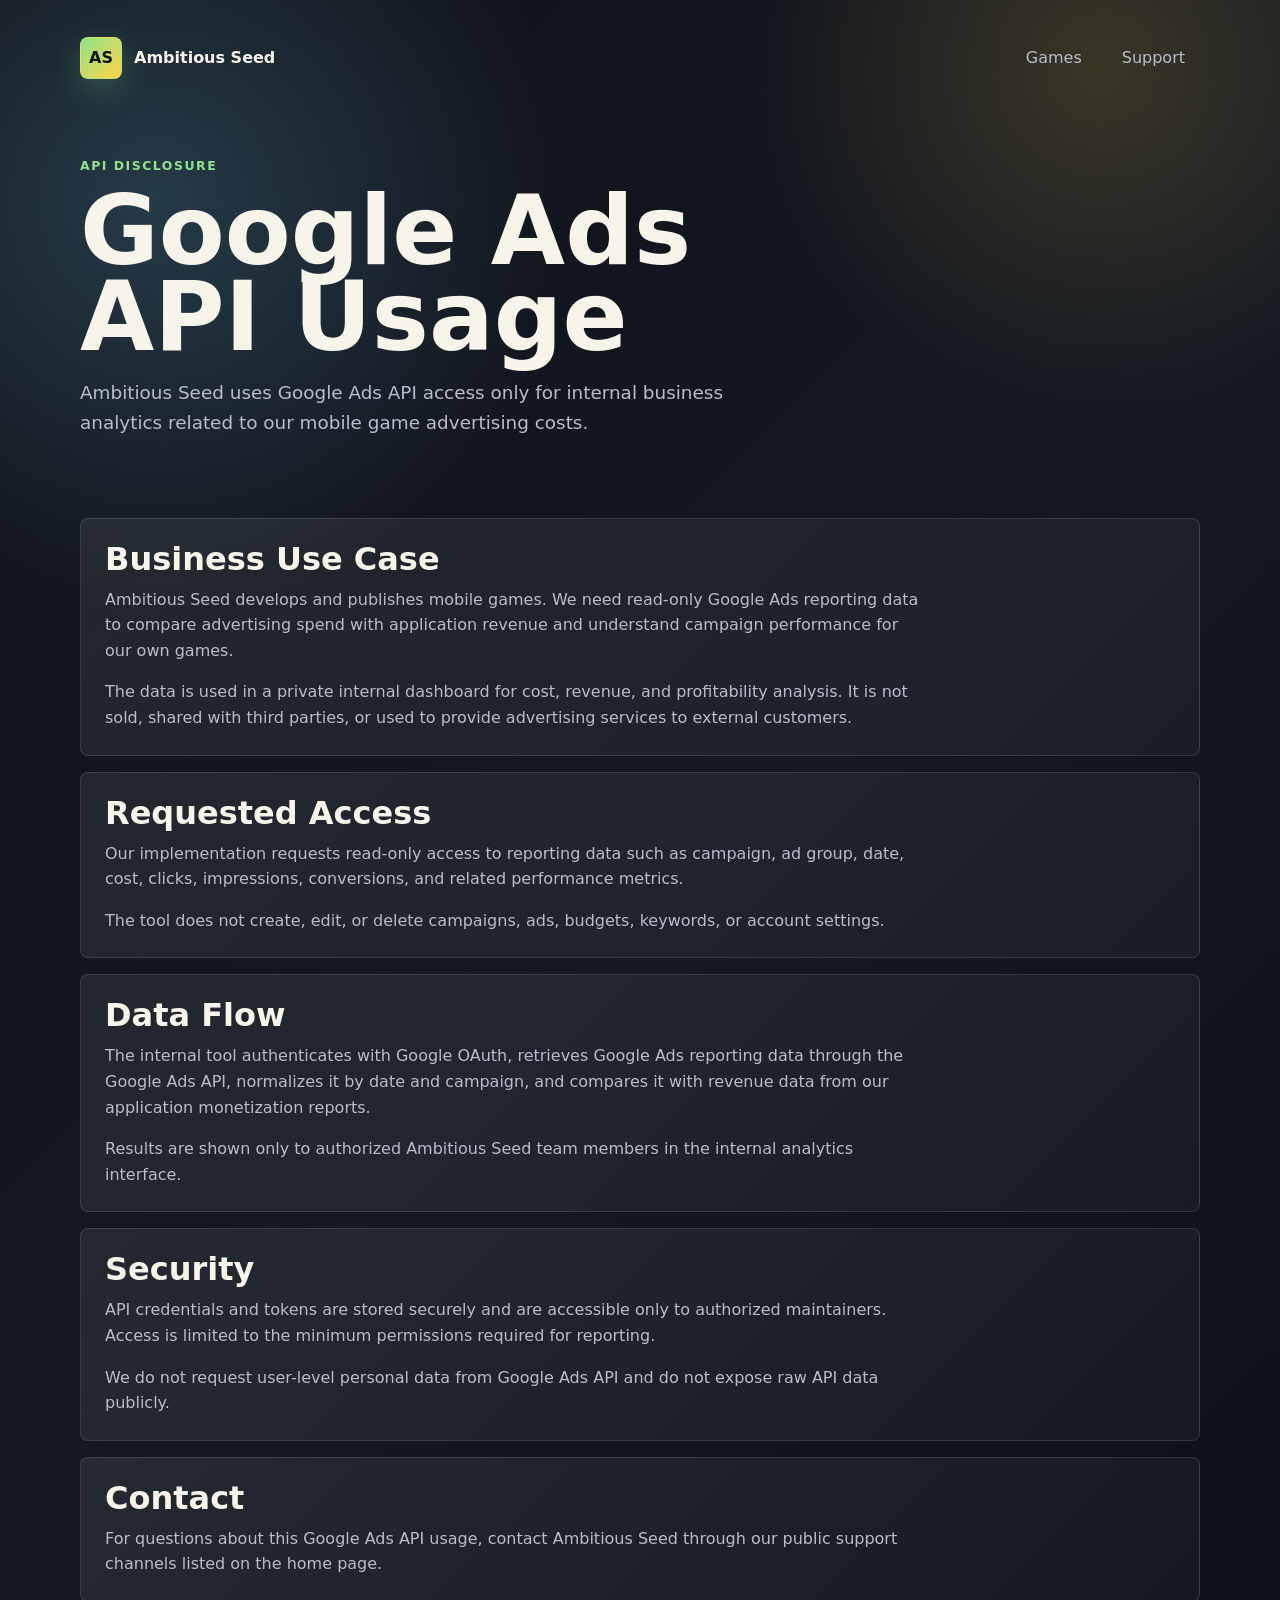
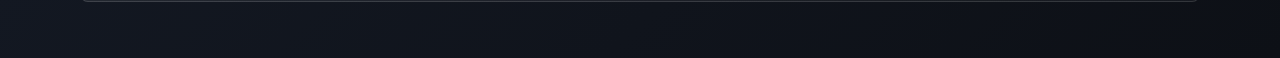
<file: google-ads-api.html>
<!DOCTYPE html>
<html lang="en">
<head>
  <meta charset="UTF-8">
  <meta name="viewport" content="width=device-width, initial-scale=1.0">
  <meta name="description" content="Google Ads API usage disclosure for Ambitious Seed internal ad spend analytics.">
  <title>Google Ads API Usage - Ambitious Seed</title>
  <link rel="stylesheet" type="text/css" href="style.css">
</head>
<body>
  <main class="page-shell">
    <header class="legal-hero">
      <nav class="topbar" aria-label="Main navigation">
        <a class="brand" href="index.html" aria-label="Ambitious Seed home">
          <span class="brand-mark">AS</span>
          <span>Ambitious Seed</span>
        </a>
        <div class="nav-links">
          <a href="index.html#games">Games</a>
          <a href="index.html#support">Support</a>
        </div>
      </nav>

      <div class="legal-heading">
        <p class="eyebrow">API disclosure</p>
        <h1>Google Ads API Usage</h1>
        <p>
          Ambitious Seed uses Google Ads API access only for internal business analytics related to our mobile game advertising costs.
        </p>
      </div>
    </header>

    <section class="legal-content" aria-label="Google Ads API usage details">
      <article>
        <h2>Business Use Case</h2>
        <p>
          Ambitious Seed develops and publishes mobile games. We need read-only Google Ads reporting data to compare advertising spend with application revenue and understand campaign performance for our own games.
        </p>
        <p>
          The data is used in a private internal dashboard for cost, revenue, and profitability analysis. It is not sold, shared with third parties, or used to provide advertising services to external customers.
        </p>
      </article>

      <article>
        <h2>Requested Access</h2>
        <p>
          Our implementation requests read-only access to reporting data such as campaign, ad group, date, cost, clicks, impressions, conversions, and related performance metrics.
        </p>
        <p>
          The tool does not create, edit, or delete campaigns, ads, budgets, keywords, or account settings.
        </p>
      </article>

      <article>
        <h2>Data Flow</h2>
        <p>
          The internal tool authenticates with Google OAuth, retrieves Google Ads reporting data through the Google Ads API, normalizes it by date and campaign, and compares it with revenue data from our application monetization reports.
        </p>
        <p>
          Results are shown only to authorized Ambitious Seed team members in the internal analytics interface.
        </p>
      </article>

      <article>
        <h2>Security</h2>
        <p>
          API credentials and tokens are stored securely and are accessible only to authorized maintainers. Access is limited to the minimum permissions required for reporting.
        </p>
        <p>
          We do not request user-level personal data from Google Ads API and do not expose raw API data publicly.
        </p>
      </article>

      <article>
        <h2>Contact</h2>
        <p>
          For questions about this Google Ads API usage, contact Ambitious Seed through our public support channels listed on the home page.
        </p>
      </article>
    </section>
  </main>
</body>
</html>
</file>
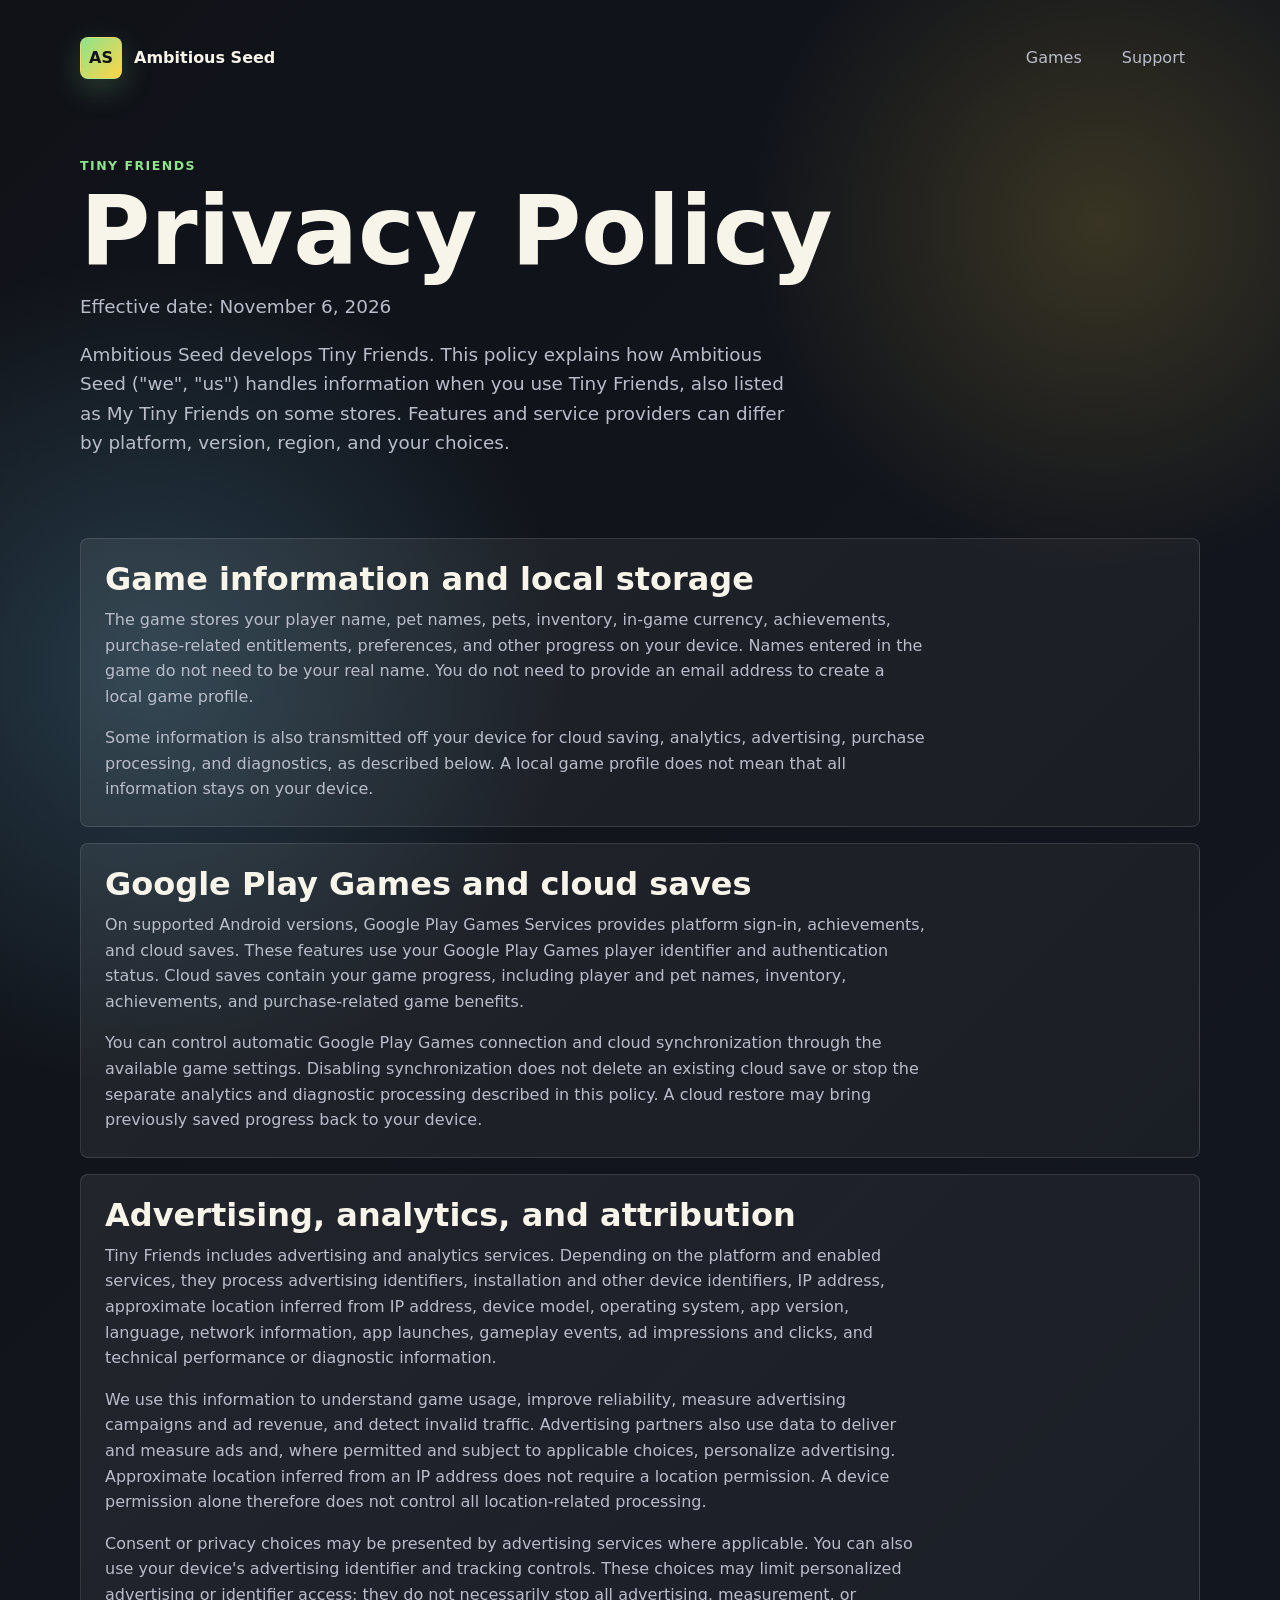
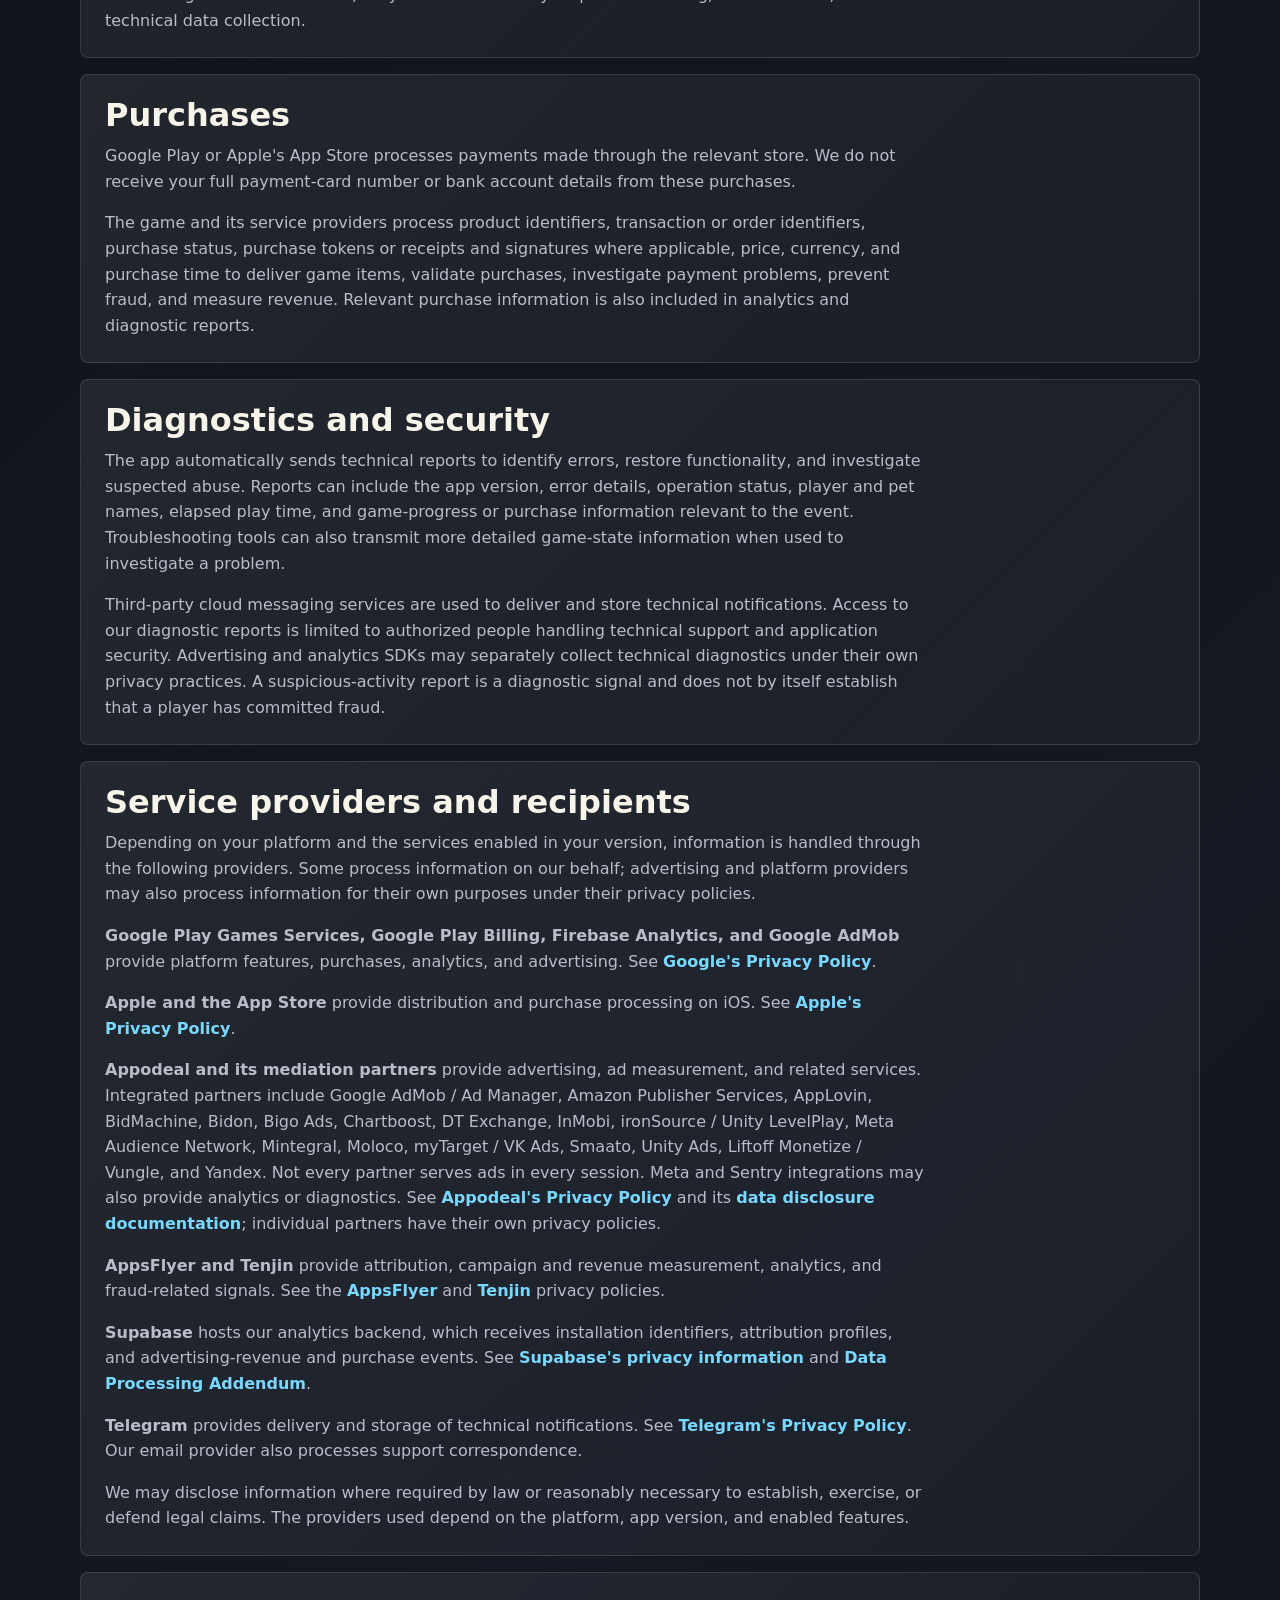
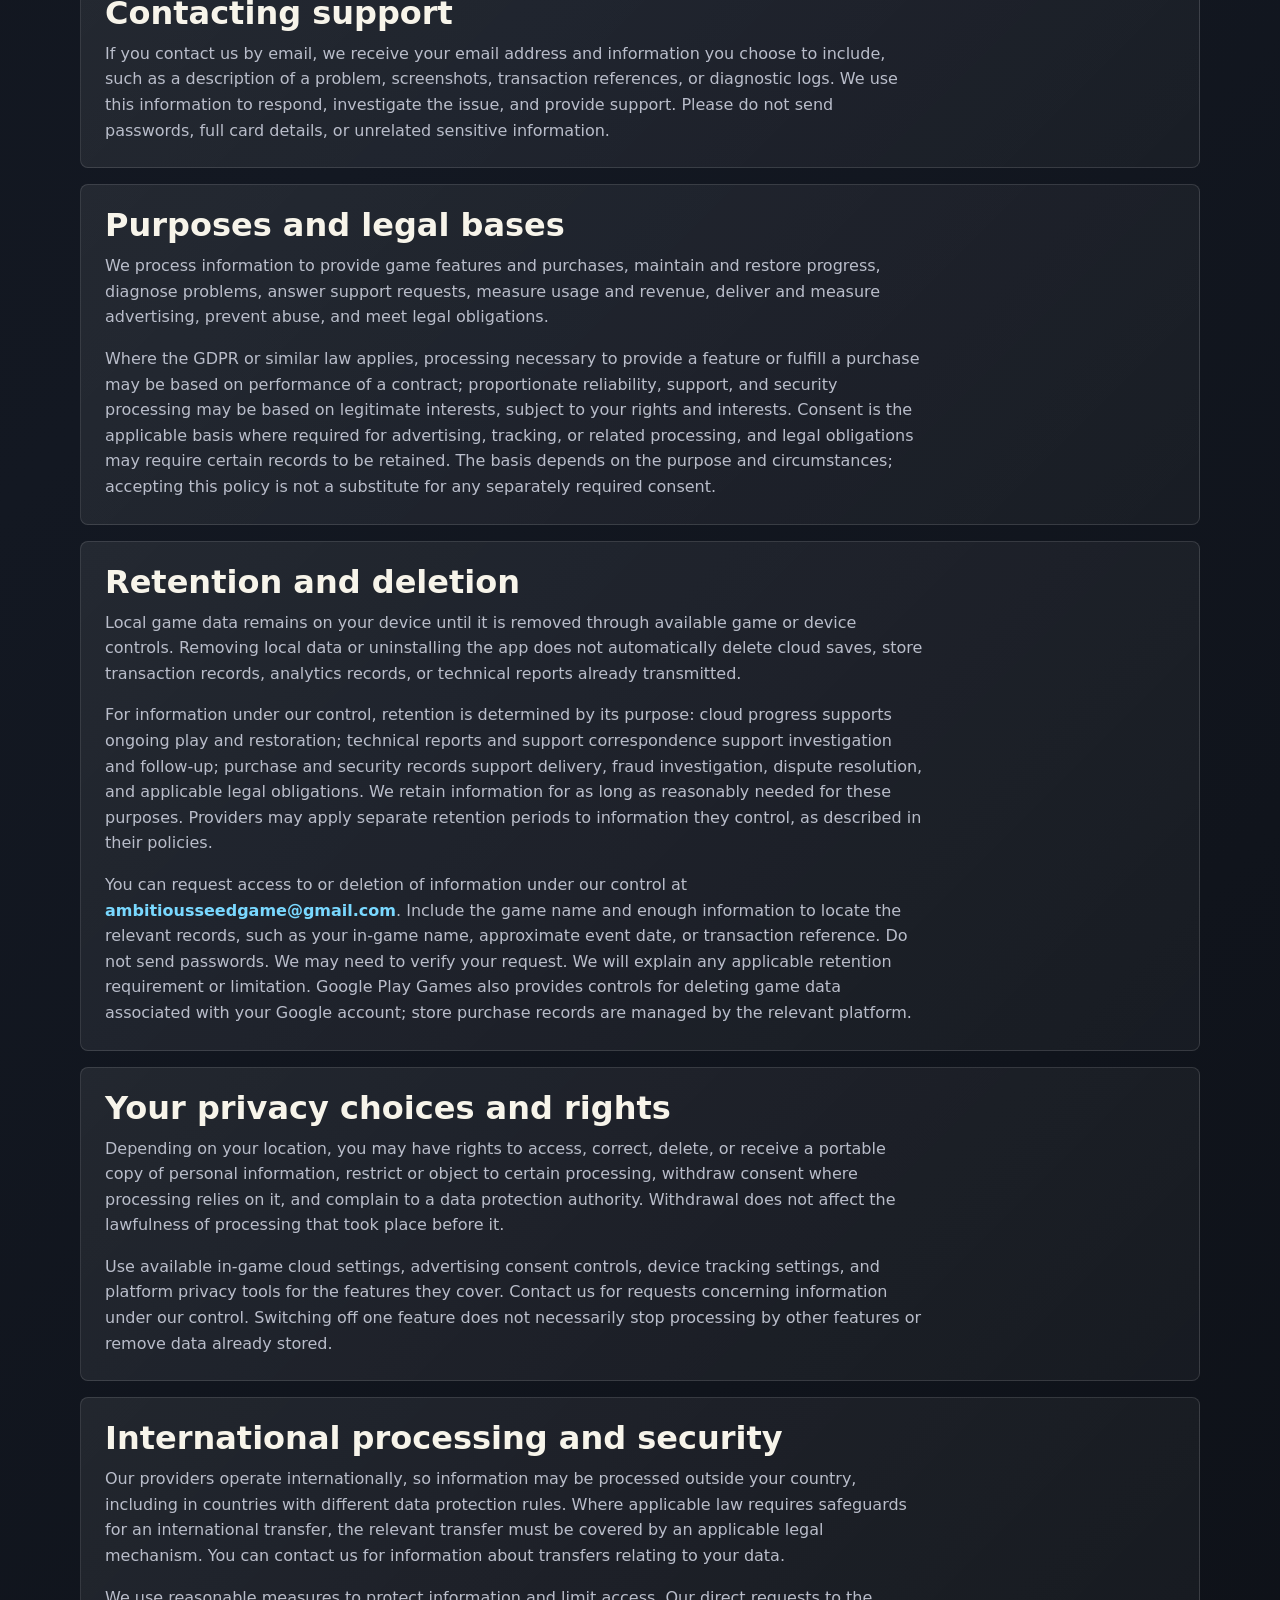
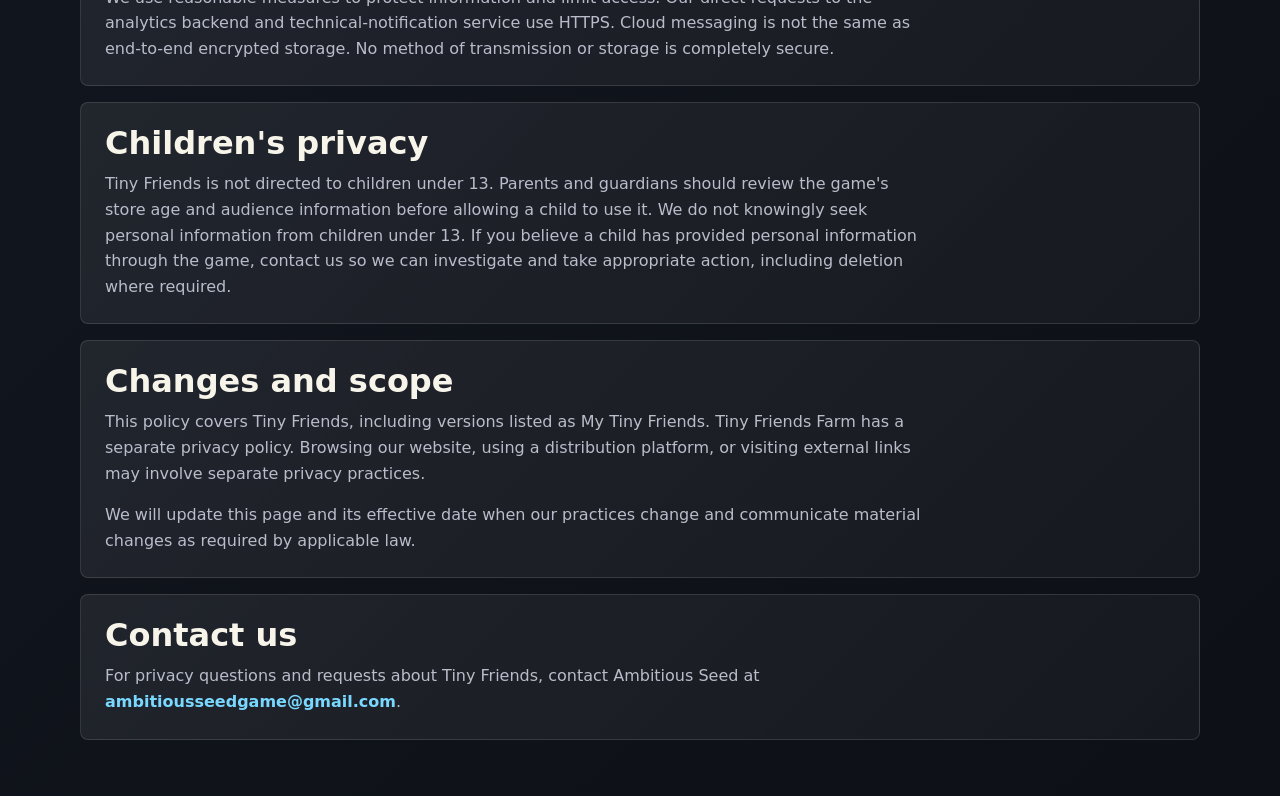
<file: PP.html>
<!DOCTYPE html>
<html lang="en">
<head>
  <meta charset="UTF-8">
  <meta name="viewport" content="width=device-width, initial-scale=1.0">
  <meta name="description" content="Privacy Policy for Tiny Friends by Ambitious Seed: game progress, cloud saves, advertising, analytics, diagnostics, and your privacy choices.">
  <title>Tiny Friends Privacy Policy - Ambitious Seed</title>
  <link rel="stylesheet" type="text/css" href="style.css">
</head>
<body>
  <main class="page-shell">
    <header class="legal-hero">
      <nav class="topbar" aria-label="Main navigation">
        <a class="brand" href="index.html" aria-label="Ambitious Seed home">
          <span class="brand-mark">AS</span>
          <span>Ambitious Seed</span>
        </a>
        <div class="nav-links">
          <a href="index.html#games">Games</a>
          <a href="index.html#support">Support</a>
        </div>
      </nav>
      <div class="legal-heading">
        <p class="eyebrow">Tiny Friends</p>
        <h1>Privacy Policy</h1>
        <p>Effective date: <time datetime="2026-11-06">November 6, 2026</time></p>
        <p>Ambitious Seed develops Tiny Friends. This policy explains how Ambitious Seed ("we", "us") handles information when you use Tiny Friends, also listed as My Tiny Friends on some stores. Features and service providers can differ by platform, version, region, and your choices.</p>
      </div>
    </header>

    <section class="legal-content" aria-label="Tiny Friends privacy details">
      <article>
        <h2>Game information and local storage</h2>
        <p>The game stores your player name, pet names, pets, inventory, in-game currency, achievements, purchase-related entitlements, preferences, and other progress on your device. Names entered in the game do not need to be your real name. You do not need to provide an email address to create a local game profile.</p>
        <p>Some information is also transmitted off your device for cloud saving, analytics, advertising, purchase processing, and diagnostics, as described below. A local game profile does not mean that all information stays on your device.</p>
      </article>
      <article>
        <h2>Google Play Games and cloud saves</h2>
        <p>On supported Android versions, Google Play Games Services provides platform sign-in, achievements, and cloud saves. These features use your Google Play Games player identifier and authentication status. Cloud saves contain your game progress, including player and pet names, inventory, achievements, and purchase-related game benefits.</p>
        <p>You can control automatic Google Play Games connection and cloud synchronization through the available game settings. Disabling synchronization does not delete an existing cloud save or stop the separate analytics and diagnostic processing described in this policy. A cloud restore may bring previously saved progress back to your device.</p>
      </article>
      <article>
        <h2>Advertising, analytics, and attribution</h2>
        <p>Tiny Friends includes advertising and analytics services. Depending on the platform and enabled services, they process advertising identifiers, installation and other device identifiers, IP address, approximate location inferred from IP address, device model, operating system, app version, language, network information, app launches, gameplay events, ad impressions and clicks, and technical performance or diagnostic information.</p>
        <p>We use this information to understand game usage, improve reliability, measure advertising campaigns and ad revenue, and detect invalid traffic. Advertising partners also use data to deliver and measure ads and, where permitted and subject to applicable choices, personalize advertising. Approximate location inferred from an IP address does not require a location permission. A device permission alone therefore does not control all location-related processing.</p>
        <p>Consent or privacy choices may be presented by advertising services where applicable. You can also use your device's advertising identifier and tracking controls. These choices may limit personalized advertising or identifier access; they do not necessarily stop all advertising, measurement, or technical data collection.</p>
      </article>
      <article>
        <h2>Purchases</h2>
        <p>Google Play or Apple's App Store processes payments made through the relevant store. We do not receive your full payment-card number or bank account details from these purchases.</p>
        <p>The game and its service providers process product identifiers, transaction or order identifiers, purchase status, purchase tokens or receipts and signatures where applicable, price, currency, and purchase time to deliver game items, validate purchases, investigate payment problems, prevent fraud, and measure revenue. Relevant purchase information is also included in analytics and diagnostic reports.</p>
      </article>
      <article>
        <h2>Diagnostics and security</h2>
        <p>The app automatically sends technical reports to identify errors, restore functionality, and investigate suspected abuse. Reports can include the app version, error details, operation status, player and pet names, elapsed play time, and game-progress or purchase information relevant to the event. Troubleshooting tools can also transmit more detailed game-state information when used to investigate a problem.</p>
        <p>Third-party cloud messaging services are used to deliver and store technical notifications. Access to our diagnostic reports is limited to authorized people handling technical support and application security. Advertising and analytics SDKs may separately collect technical diagnostics under their own privacy practices. A suspicious-activity report is a diagnostic signal and does not by itself establish that a player has committed fraud.</p>
      </article>
      <article>
        <h2>Service providers and recipients</h2>
        <p>Depending on your platform and the services enabled in your version, information is handled through the following providers. Some process information on our behalf; advertising and platform providers may also process information for their own purposes under their privacy policies.</p>
        <p><strong>Google Play Games Services, Google Play Billing, Firebase Analytics, and Google AdMob</strong> provide platform features, purchases, analytics, and advertising. See <a class="text-link" href="https://policies.google.com/privacy" target="_blank" rel="noopener noreferrer">Google's Privacy Policy</a>.</p>
        <p><strong>Apple and the App Store</strong> provide distribution and purchase processing on iOS. See <a class="text-link" href="https://www.apple.com/legal/privacy/" target="_blank" rel="noopener noreferrer">Apple's Privacy Policy</a>.</p>
        <p><strong>Appodeal and its mediation partners</strong> provide advertising, ad measurement, and related services. Integrated partners include Google AdMob / Ad Manager, Amazon Publisher Services, AppLovin, BidMachine, Bidon, Bigo Ads, Chartboost, DT Exchange, InMobi, ironSource / Unity LevelPlay, Meta Audience Network, Mintegral, Moloco, myTarget / VK Ads, Smaato, Unity Ads, Liftoff Monetize / Vungle, and Yandex. Not every partner serves ads in every session. Meta and Sentry integrations may also provide analytics or diagnostics. See <a class="text-link" href="https://appodeal.com/privacy-policy/" target="_blank" rel="noopener noreferrer">Appodeal's Privacy Policy</a> and its <a class="text-link" href="https://docs.appodeal.com/android/data-protection/app-privacy-details" target="_blank" rel="noopener noreferrer">data disclosure documentation</a>; individual partners have their own privacy policies.</p>
        <p><strong>AppsFlyer and Tenjin</strong> provide attribution, campaign and revenue measurement, analytics, and fraud-related signals. See the <a class="text-link" href="https://www.appsflyer.com/legal/processing-customer-data/" target="_blank" rel="noopener noreferrer">AppsFlyer</a> and <a class="text-link" href="https://tenjin.com/privacy/" target="_blank" rel="noopener noreferrer">Tenjin</a> privacy policies.</p>
        <p><strong>Supabase</strong> hosts our analytics backend, which receives installation identifiers, attribution profiles, and advertising-revenue and purchase events. See <a class="text-link" href="https://supabase.com/privacy" target="_blank" rel="noopener noreferrer">Supabase's privacy information</a> and <a class="text-link" href="https://supabase.com/legal/dpa" target="_blank" rel="noopener noreferrer">Data Processing Addendum</a>.</p>
        <p><strong>Telegram</strong> provides delivery and storage of technical notifications. See <a class="text-link" href="https://telegram.org/privacy" target="_blank" rel="noopener noreferrer">Telegram's Privacy Policy</a>. Our email provider also processes support correspondence.</p>
        <p>We may disclose information where required by law or reasonably necessary to establish, exercise, or defend legal claims. The providers used depend on the platform, app version, and enabled features.</p>
      </article>
      <article>
        <h2>Contacting support</h2>
        <p>If you contact us by email, we receive your email address and information you choose to include, such as a description of a problem, screenshots, transaction references, or diagnostic logs. We use this information to respond, investigate the issue, and provide support. Please do not send passwords, full card details, or unrelated sensitive information.</p>
      </article>
      <article>
        <h2>Purposes and legal bases</h2>
        <p>We process information to provide game features and purchases, maintain and restore progress, diagnose problems, answer support requests, measure usage and revenue, deliver and measure advertising, prevent abuse, and meet legal obligations.</p>
        <p>Where the GDPR or similar law applies, processing necessary to provide a feature or fulfill a purchase may be based on performance of a contract; proportionate reliability, support, and security processing may be based on legitimate interests, subject to your rights and interests. Consent is the applicable basis where required for advertising, tracking, or related processing, and legal obligations may require certain records to be retained. The basis depends on the purpose and circumstances; accepting this policy is not a substitute for any separately required consent.</p>
      </article>
      <article>
        <h2>Retention and deletion</h2>
        <p>Local game data remains on your device until it is removed through available game or device controls. Removing local data or uninstalling the app does not automatically delete cloud saves, store transaction records, analytics records, or technical reports already transmitted.</p>
        <p>For information under our control, retention is determined by its purpose: cloud progress supports ongoing play and restoration; technical reports and support correspondence support investigation and follow-up; purchase and security records support delivery, fraud investigation, dispute resolution, and applicable legal obligations. We retain information for as long as reasonably needed for these purposes. Providers may apply separate retention periods to information they control, as described in their policies.</p>
        <p>You can request access to or deletion of information under our control at <a class="text-link" href="mailto:ambitiousseedgame@gmail.com">ambitiousseedgame@gmail.com</a>. Include the game name and enough information to locate the relevant records, such as your in-game name, approximate event date, or transaction reference. Do not send passwords. We may need to verify your request. We will explain any applicable retention requirement or limitation. Google Play Games also provides controls for deleting game data associated with your Google account; store purchase records are managed by the relevant platform.</p>
      </article>
      <article>
        <h2>Your privacy choices and rights</h2>
        <p>Depending on your location, you may have rights to access, correct, delete, or receive a portable copy of personal information, restrict or object to certain processing, withdraw consent where processing relies on it, and complain to a data protection authority. Withdrawal does not affect the lawfulness of processing that took place before it.</p>
        <p>Use available in-game cloud settings, advertising consent controls, device tracking settings, and platform privacy tools for the features they cover. Contact us for requests concerning information under our control. Switching off one feature does not necessarily stop processing by other features or remove data already stored.</p>
      </article>
      <article>
        <h2>International processing and security</h2>
        <p>Our providers operate internationally, so information may be processed outside your country, including in countries with different data protection rules. Where applicable law requires safeguards for an international transfer, the relevant transfer must be covered by an applicable legal mechanism. You can contact us for information about transfers relating to your data.</p>
        <p>We use reasonable measures to protect information and limit access. Our direct requests to the analytics backend and technical-notification service use HTTPS. Cloud messaging is not the same as end-to-end encrypted storage. No method of transmission or storage is completely secure.</p>
      </article>
      <article>
        <h2>Children's privacy</h2>
        <p>Tiny Friends is not directed to children under 13. Parents and guardians should review the game's store age and audience information before allowing a child to use it. We do not knowingly seek personal information from children under 13. If you believe a child has provided personal information through the game, contact us so we can investigate and take appropriate action, including deletion where required.</p>
      </article>
      <article>
        <h2>Changes and scope</h2>
        <p>This policy covers Tiny Friends, including versions listed as My Tiny Friends. Tiny Friends Farm has a separate privacy policy. Browsing our website, using a distribution platform, or visiting external links may involve separate privacy practices.</p>
        <p>We will update this page and its effective date when our practices change and communicate material changes as required by applicable law.</p>
      </article>
      <article>
        <h2>Contact us</h2>
        <p>For privacy questions and requests about Tiny Friends, contact Ambitious Seed at <a class="text-link" href="mailto:ambitiousseedgame@gmail.com">ambitiousseedgame@gmail.com</a>.</p>
      </article>
    </section>
  </main>
</body>
</html>
</file>
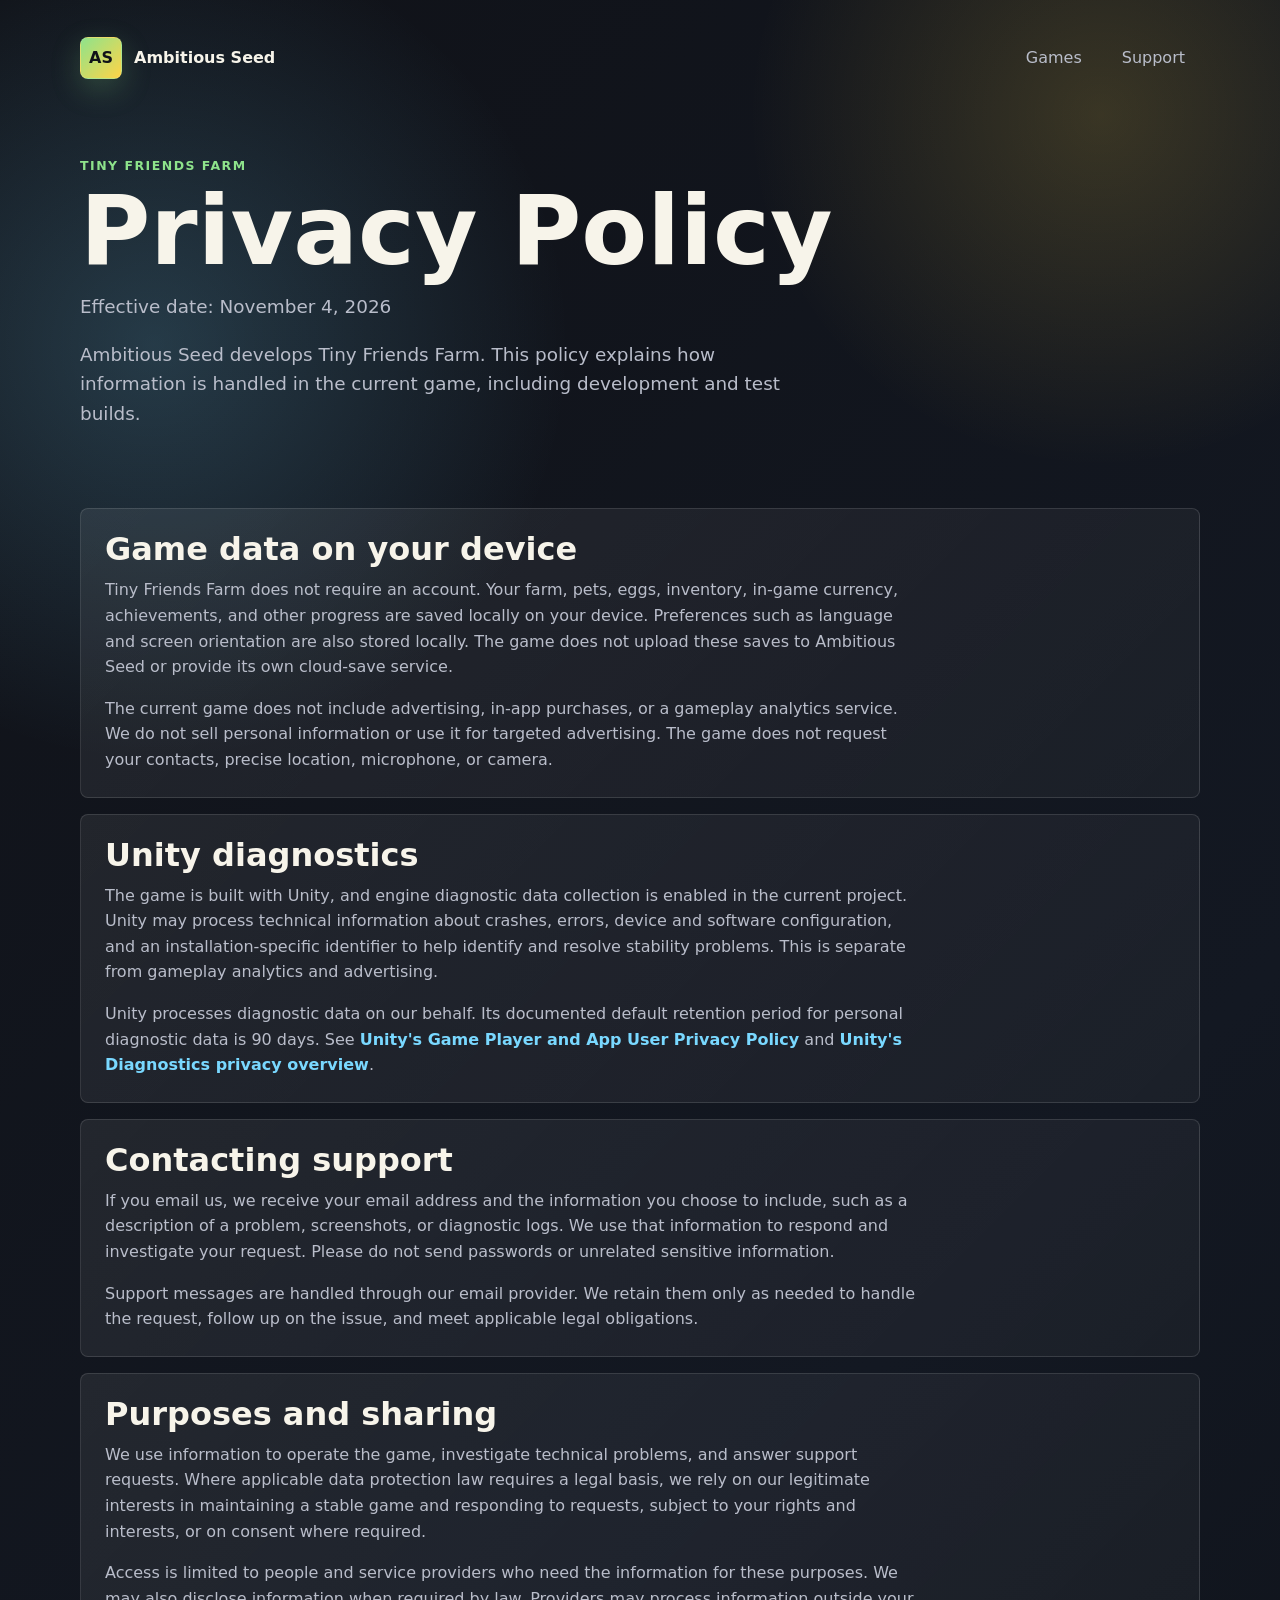
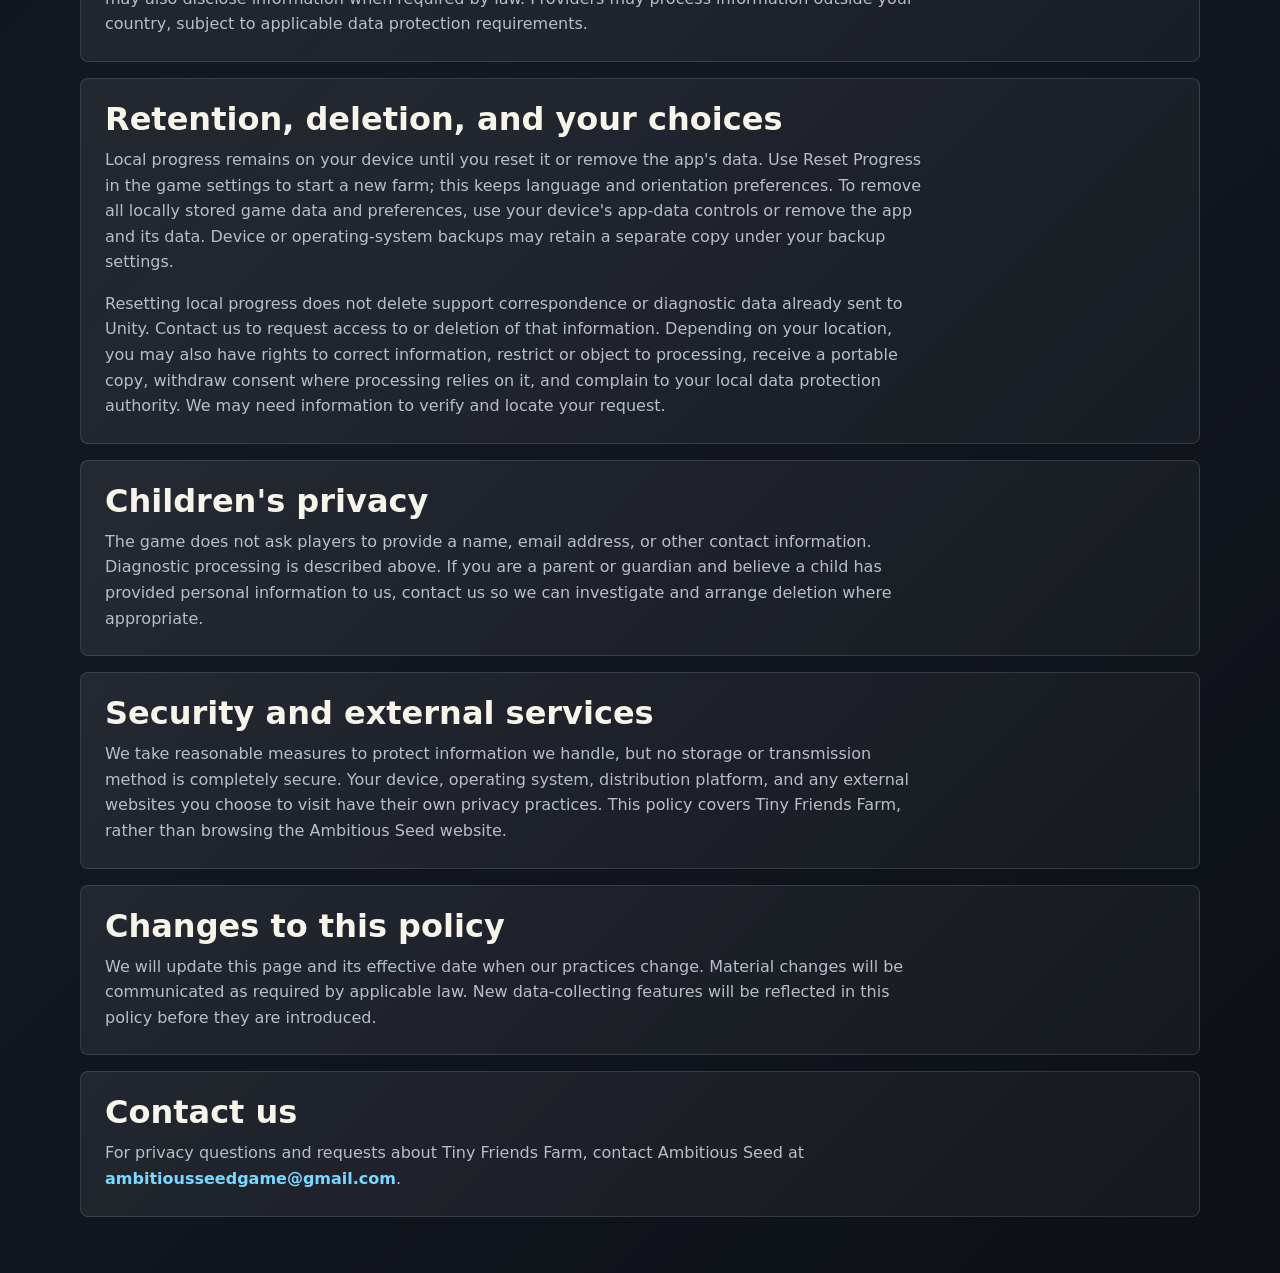
<file: PP_TFF.html>
<!DOCTYPE html>
<html lang="en">
<head>
  <meta charset="UTF-8">
  <meta name="viewport" content="width=device-width, initial-scale=1.0">
  <meta name="description" content="Privacy Policy for Tiny Friends Farm by Ambitious Seed: local game data, Unity diagnostics, and your privacy choices.">
  <title>Tiny Friends Farm Privacy Policy - Ambitious Seed</title>
  <link rel="stylesheet" type="text/css" href="style.css">
</head>
<body>
  <main class="page-shell">
    <header class="legal-hero">
      <nav class="topbar" aria-label="Main navigation">
        <a class="brand" href="index.html" aria-label="Ambitious Seed home">
          <span class="brand-mark">AS</span>
          <span>Ambitious Seed</span>
        </a>
        <div class="nav-links">
          <a href="index.html#games">Games</a>
          <a href="index.html#support">Support</a>
        </div>
      </nav>
      <div class="legal-heading">
        <p class="eyebrow">Tiny Friends Farm</p>
        <h1>Privacy Policy</h1>
        <p>Effective date: <time datetime="2026-11-04">November 4, 2026</time></p>
        <p>Ambitious Seed develops Tiny Friends Farm. This policy explains how information is handled in the current game, including development and test builds.</p>
      </div>
    </header>

    <section class="legal-content" aria-label="Tiny Friends Farm privacy details">
      <article>
        <h2>Game data on your device</h2>
        <p>Tiny Friends Farm does not require an account. Your farm, pets, eggs, inventory, in-game currency, achievements, and other progress are saved locally on your device. Preferences such as language and screen orientation are also stored locally. The game does not upload these saves to Ambitious Seed or provide its own cloud-save service.</p>
        <p>The current game does not include advertising, in-app purchases, or a gameplay analytics service. We do not sell personal information or use it for targeted advertising. The game does not request your contacts, precise location, microphone, or camera.</p>
      </article>
      <article>
        <h2>Unity diagnostics</h2>
        <p>The game is built with Unity, and engine diagnostic data collection is enabled in the current project. Unity may process technical information about crashes, errors, device and software configuration, and an installation-specific identifier to help identify and resolve stability problems. This is separate from gameplay analytics and advertising.</p>
        <p>Unity processes diagnostic data on our behalf. Its documented default retention period for personal diagnostic data is 90 days. See <a class="text-link" href="https://unity.com/legal/game-player-and-app-user-privacy-policy" target="_blank" rel="noopener noreferrer">Unity's Game Player and App User Privacy Policy</a> and <a class="text-link" href="https://docs.unity.com/en-us/cloud/developer-data/privacy-overview" target="_blank" rel="noopener noreferrer">Unity's Diagnostics privacy overview</a>.</p>
      </article>
      <article>
        <h2>Contacting support</h2>
        <p>If you email us, we receive your email address and the information you choose to include, such as a description of a problem, screenshots, or diagnostic logs. We use that information to respond and investigate your request. Please do not send passwords or unrelated sensitive information.</p>
        <p>Support messages are handled through our email provider. We retain them only as needed to handle the request, follow up on the issue, and meet applicable legal obligations.</p>
      </article>
      <article>
        <h2>Purposes and sharing</h2>
        <p>We use information to operate the game, investigate technical problems, and answer support requests. Where applicable data protection law requires a legal basis, we rely on our legitimate interests in maintaining a stable game and responding to requests, subject to your rights and interests, or on consent where required.</p>
        <p>Access is limited to people and service providers who need the information for these purposes. We may also disclose information when required by law. Providers may process information outside your country, subject to applicable data protection requirements.</p>
      </article>
      <article>
        <h2>Retention, deletion, and your choices</h2>
        <p>Local progress remains on your device until you reset it or remove the app's data. Use Reset Progress in the game settings to start a new farm; this keeps language and orientation preferences. To remove all locally stored game data and preferences, use your device's app-data controls or remove the app and its data. Device or operating-system backups may retain a separate copy under your backup settings.</p>
        <p>Resetting local progress does not delete support correspondence or diagnostic data already sent to Unity. Contact us to request access to or deletion of that information. Depending on your location, you may also have rights to correct information, restrict or object to processing, receive a portable copy, withdraw consent where processing relies on it, and complain to your local data protection authority. We may need information to verify and locate your request.</p>
      </article>
      <article>
        <h2>Children's privacy</h2>
        <p>The game does not ask players to provide a name, email address, or other contact information. Diagnostic processing is described above. If you are a parent or guardian and believe a child has provided personal information to us, contact us so we can investigate and arrange deletion where appropriate.</p>
      </article>
      <article>
        <h2>Security and external services</h2>
        <p>We take reasonable measures to protect information we handle, but no storage or transmission method is completely secure. Your device, operating system, distribution platform, and any external websites you choose to visit have their own privacy practices. This policy covers Tiny Friends Farm, rather than browsing the Ambitious Seed website.</p>
      </article>
      <article>
        <h2>Changes to this policy</h2>
        <p>We will update this page and its effective date when our practices change. Material changes will be communicated as required by applicable law. New data-collecting features will be reflected in this policy before they are introduced.</p>
      </article>
      <article>
        <h2>Contact us</h2>
        <p>For privacy questions and requests about Tiny Friends Farm, contact Ambitious Seed at <a class="text-link" href="mailto:ambitiousseedgame@gmail.com">ambitiousseedgame@gmail.com</a>.</p>
      </article>
    </section>
  </main>
</body>
</html>
</file>
<file: style.css>
:root {
  color-scheme: dark;
  --bg: #101218;
  --panel: #171b24;
  --panel-strong: #202634;
  --text: #f7f4ea;
  --muted: #b9bdca;
  --line: rgba(255, 255, 255, 0.12);
  --green: #8ee38b;
  --aqua: #79d8ff;
  --pink: #ff8db3;
  --yellow: #ffd447;
  --shadow: 0 24px 70px rgba(0, 0, 0, 0.35);
}

* {
  box-sizing: border-box;
}

html {
  scroll-behavior: smooth;
}

body {
  min-width: 320px;
  margin: 0;
  font-family: Inter, ui-sans-serif, system-ui, -apple-system, BlinkMacSystemFont, "Segoe UI", sans-serif;
  line-height: 1.6;
  color: var(--text);
  background:
    radial-gradient(circle at 12% 12%, rgba(121, 216, 255, 0.2), transparent 26rem),
    radial-gradient(circle at 86% 4%, rgba(255, 212, 71, 0.17), transparent 22rem),
    linear-gradient(135deg, #101218 0%, #131822 54%, #0d1016 100%);
}

a {
  color: inherit;
}

img {
  max-width: 100%;
}

.page-shell {
  overflow: hidden;
}

.hero,
.games-section,
.support-section,
.legal-hero,
.legal-content {
  width: min(1120px, calc(100% - 36px));
  margin: 0 auto;
}

.hero {
  min-height: 92vh;
  display: flex;
  flex-direction: column;
  padding: 24px 0 56px;
}

.topbar {
  display: flex;
  align-items: center;
  justify-content: space-between;
  gap: 20px;
  padding: 12px 0;
}

.brand,
.nav-links,
.hero-actions,
.store-links,
.social-links {
  display: flex;
  align-items: center;
}

.brand {
  gap: 12px;
  text-decoration: none;
  font-weight: 800;
  letter-spacing: 0;
}

.brand-mark {
  display: grid;
  place-items: center;
  width: 42px;
  height: 42px;
  border: 1px solid var(--line);
  border-radius: 8px;
  color: #101218;
  background: linear-gradient(135deg, var(--green), var(--yellow));
  box-shadow: 0 10px 30px rgba(142, 227, 139, 0.22);
}

.nav-links {
  gap: 10px;
}

.nav-links a {
  min-height: 40px;
  padding: 8px 14px;
  border: 1px solid transparent;
  border-radius: 8px;
  color: var(--muted);
  text-decoration: none;
  transition: border-color 160ms ease, color 160ms ease, background 160ms ease;
}

.nav-links a:hover,
.nav-links a:focus-visible {
  border-color: var(--line);
  color: var(--text);
  background: rgba(255, 255, 255, 0.06);
}

.hero-content {
  display: grid;
  grid-template-columns: minmax(0, 1.02fr) minmax(300px, 0.98fr);
  align-items: center;
  gap: 42px;
  flex: 1;
  padding-top: 36px;
}

.eyebrow,
.game-kicker {
  margin: 0 0 12px;
  color: var(--green);
  font-size: 0.78rem;
  font-weight: 800;
  letter-spacing: 0.12em;
  text-transform: uppercase;
}

h1,
h2,
h3,
p {
  margin-top: 0;
}

h1 {
  max-width: 760px;
  margin-bottom: 22px;
  font-size: clamp(3.7rem, 10vw, 7.4rem);
  line-height: 0.9;
  letter-spacing: 0;
}

.hero-text {
  max-width: 620px;
  margin-bottom: 30px;
  color: var(--muted);
  font-size: clamp(1rem, 2vw, 1.25rem);
}

.hero-actions {
  flex-wrap: wrap;
  gap: 12px;
}

.button {
  min-height: 48px;
  padding: 12px 18px;
  border: 1px solid var(--line);
  border-radius: 8px;
  text-decoration: none;
  font-weight: 800;
  transition: transform 160ms ease, border-color 160ms ease, background 160ms ease;
}

.button:hover,
.button:focus-visible,
.store-badge:hover,
.store-badge:focus-visible,
.social-links a:hover,
.social-links a:focus-visible {
  transform: translateY(-2px);
}

.button.primary {
  color: #101218;
  border-color: transparent;
  background: linear-gradient(135deg, var(--green), var(--yellow));
}

.button.secondary {
  color: var(--text);
  background: rgba(255, 255, 255, 0.07);
}

.hero-stage {
  position: relative;
  min-height: 470px;
  border: 1px solid var(--line);
  border-radius: 18px;
  background:
    linear-gradient(rgba(255, 255, 255, 0.05) 1px, transparent 1px),
    linear-gradient(90deg, rgba(255, 255, 255, 0.05) 1px, transparent 1px),
    linear-gradient(150deg, rgba(255, 255, 255, 0.08), rgba(255, 255, 255, 0.02));
  background-size: 34px 34px, 34px 34px, auto;
  box-shadow: var(--shadow);
  isolation: isolate;
}

.hero-stage::after {
  content: "";
  position: absolute;
  inset: 12%;
  border-radius: 28px;
  background: linear-gradient(135deg, rgba(255, 141, 179, 0.22), rgba(121, 216, 255, 0.18));
  filter: blur(18px);
  z-index: -1;
}

.orbit {
  position: absolute;
  border: 1px solid rgba(255, 255, 255, 0.16);
  border-radius: 999px;
}

.orbit-one {
  inset: 58px 46px 74px;
  transform: rotate(-18deg);
}

.orbit-two {
  inset: 112px 24px 88px;
  transform: rotate(24deg);
}

.hero-icon {
  position: absolute;
  width: clamp(138px, 17vw, 210px);
  border-radius: 26px;
  box-shadow: 0 26px 60px rgba(0, 0, 0, 0.34);
}

.hero-icon-tf {
  top: 76px;
  left: 52px;
  transform: rotate(-8deg);
}

.hero-icon-d3s {
  right: 54px;
  bottom: 62px;
  transform: rotate(7deg);
}

.games-section {
  padding: 54px 0 72px;
}

.section-heading {
  max-width: 680px;
  margin-bottom: 26px;
}

h2 {
  margin-bottom: 0;
  font-size: clamp(2rem, 5vw, 3.5rem);
  line-height: 1;
  letter-spacing: 0;
}

.games-grid {
  display: grid;
  grid-template-columns: repeat(2, minmax(0, 1fr));
  gap: 22px;
}

.game-card {
  display: grid;
  grid-template-columns: 176px minmax(0, 1fr);
  gap: 22px;
  min-height: 360px;
  padding: 22px;
  border: 1px solid var(--line);
  border-radius: 8px;
  background: var(--panel);
  box-shadow: 0 18px 44px rgba(0, 0, 0, 0.24);
}

.game-card-tf {
  background: linear-gradient(145deg, rgba(142, 227, 139, 0.12), rgba(23, 27, 36, 0.98) 45%);
}

.game-card-tff {
  background: linear-gradient(145deg, rgba(121, 216, 255, 0.16), rgba(23, 27, 36, 0.98) 45%);
}

.game-content .release-status {
  margin-top: auto;
  margin-bottom: 14px;
  color: var(--yellow);
  font-weight: 800;
}

.game-card-d3s {
  background: linear-gradient(145deg, rgba(255, 212, 71, 0.16), rgba(23, 27, 36, 0.98) 45%);
}

.game-media {
  display: grid;
  place-items: center;
  align-self: stretch;
  min-height: 220px;
  border: 1px solid var(--line);
  border-radius: 8px;
  background:
    linear-gradient(rgba(255, 255, 255, 0.055) 1px, transparent 1px),
    linear-gradient(90deg, rgba(255, 255, 255, 0.055) 1px, transparent 1px),
    rgba(255, 255, 255, 0.04);
  background-size: 22px 22px;
}

.game-media img {
  width: 132px;
  border-radius: 23px;
  box-shadow: 0 18px 34px rgba(0, 0, 0, 0.26);
}

.game-content {
  display: flex;
  flex-direction: column;
  min-width: 0;
}

.game-content h3 {
  margin-bottom: 10px;
  font-size: 1.7rem;
  line-height: 1.1;
}

.game-content p:not(.game-kicker) {
  color: var(--muted);
}

.store-links {
  flex-wrap: wrap;
  gap: 10px;
  margin-top: auto;
  margin-bottom: 14px;
}

.store-badge {
  display: inline-flex;
  align-items: center;
  gap: 9px;
  min-height: 46px;
  padding: 9px 12px;
  border: 1px solid var(--line);
  border-radius: 8px;
  color: var(--text);
  background: rgba(255, 255, 255, 0.06);
  text-decoration: none;
  font-weight: 800;
  transition: transform 160ms ease, border-color 160ms ease, background 160ms ease;
}

.store-badge img {
  width: 24px;
  height: 24px;
}

.text-link {
  width: fit-content;
  color: var(--aqua);
  font-weight: 800;
  text-decoration: none;
}

.text-link:hover,
.text-link:focus-visible {
  text-decoration: underline;
}

.support-section {
  display: flex;
  align-items: center;
  justify-content: space-between;
  gap: 28px;
  margin-bottom: 36px;
  padding: 28px;
  border: 1px solid var(--line);
  border-radius: 8px;
  background: linear-gradient(135deg, rgba(255, 255, 255, 0.08), rgba(255, 255, 255, 0.035));
}

.support-section h2 {
  font-size: clamp(1.6rem, 4vw, 2.5rem);
}

.support-copy {
  display: grid;
  gap: 18px;
}

.compliance-link {
  width: fit-content;
}

.social-links {
  flex-wrap: wrap;
  justify-content: flex-end;
  gap: 12px;
}

.social-links a {
  display: grid;
  place-items: center;
  width: 54px;
  height: 54px;
  border: 1px solid var(--line);
  border-radius: 8px;
  background: rgba(255, 255, 255, 0.07);
  transition: transform 160ms ease, border-color 160ms ease, background 160ms ease;
}

.social-links img {
  width: 30px;
  height: 30px;
}

.legal-hero {
  padding: 24px 0 28px;
}

.legal-heading {
  max-width: 850px;
  padding: 64px 0 34px;
}

.legal-heading h1 {
  margin-bottom: 18px;
  font-size: clamp(3rem, 8vw, 6rem);
}

.legal-heading p:not(.eyebrow) {
  max-width: 720px;
  color: var(--muted);
  font-size: 1.15rem;
}

.legal-content {
  display: grid;
  gap: 16px;
  padding-bottom: 56px;
}

.legal-content article {
  padding: 24px;
  border: 1px solid var(--line);
  border-radius: 8px;
  background: linear-gradient(135deg, rgba(255, 255, 255, 0.075), rgba(255, 255, 255, 0.035));
}

.legal-content h2 {
  margin-bottom: 12px;
  font-size: clamp(1.35rem, 3vw, 2rem);
}

.legal-content p {
  max-width: 820px;
  color: var(--muted);
}

.legal-content p:last-child {
  margin-bottom: 0;
}

@media (max-width: 900px) {
  .hero {
    min-height: auto;
  }

  .hero-content,
  .games-grid,
  .game-card {
    grid-template-columns: 1fr;
  }

  .hero-stage {
    min-height: 360px;
  }

  .game-card {
    min-height: 0;
  }

  .game-media {
    min-height: 190px;
  }
}

@media (max-width: 620px) {
  .hero,
  .games-section,
  .support-section,
  .legal-hero,
  .legal-content {
    width: min(100% - 24px, 1120px);
  }

  .topbar,
  .support-section {
    align-items: flex-start;
    flex-direction: column;
  }

  .nav-links {
    width: 100%;
  }

  .nav-links a {
    flex: 1;
    text-align: center;
  }

  .hero-content {
    gap: 28px;
    padding-top: 22px;
  }

  .hero-stage {
    min-height: 300px;
  }

  .hero-icon {
    width: 132px;
  }

  .hero-icon-tf {
    top: 48px;
    left: 28px;
  }

  .hero-icon-d3s {
    right: 28px;
    bottom: 46px;
  }

  .game-card,
  .support-section {
    padding: 18px;
  }

  .store-badge {
    width: 100%;
    justify-content: center;
  }

  .social-links {
    justify-content: flex-start;
  }
}
</file>
